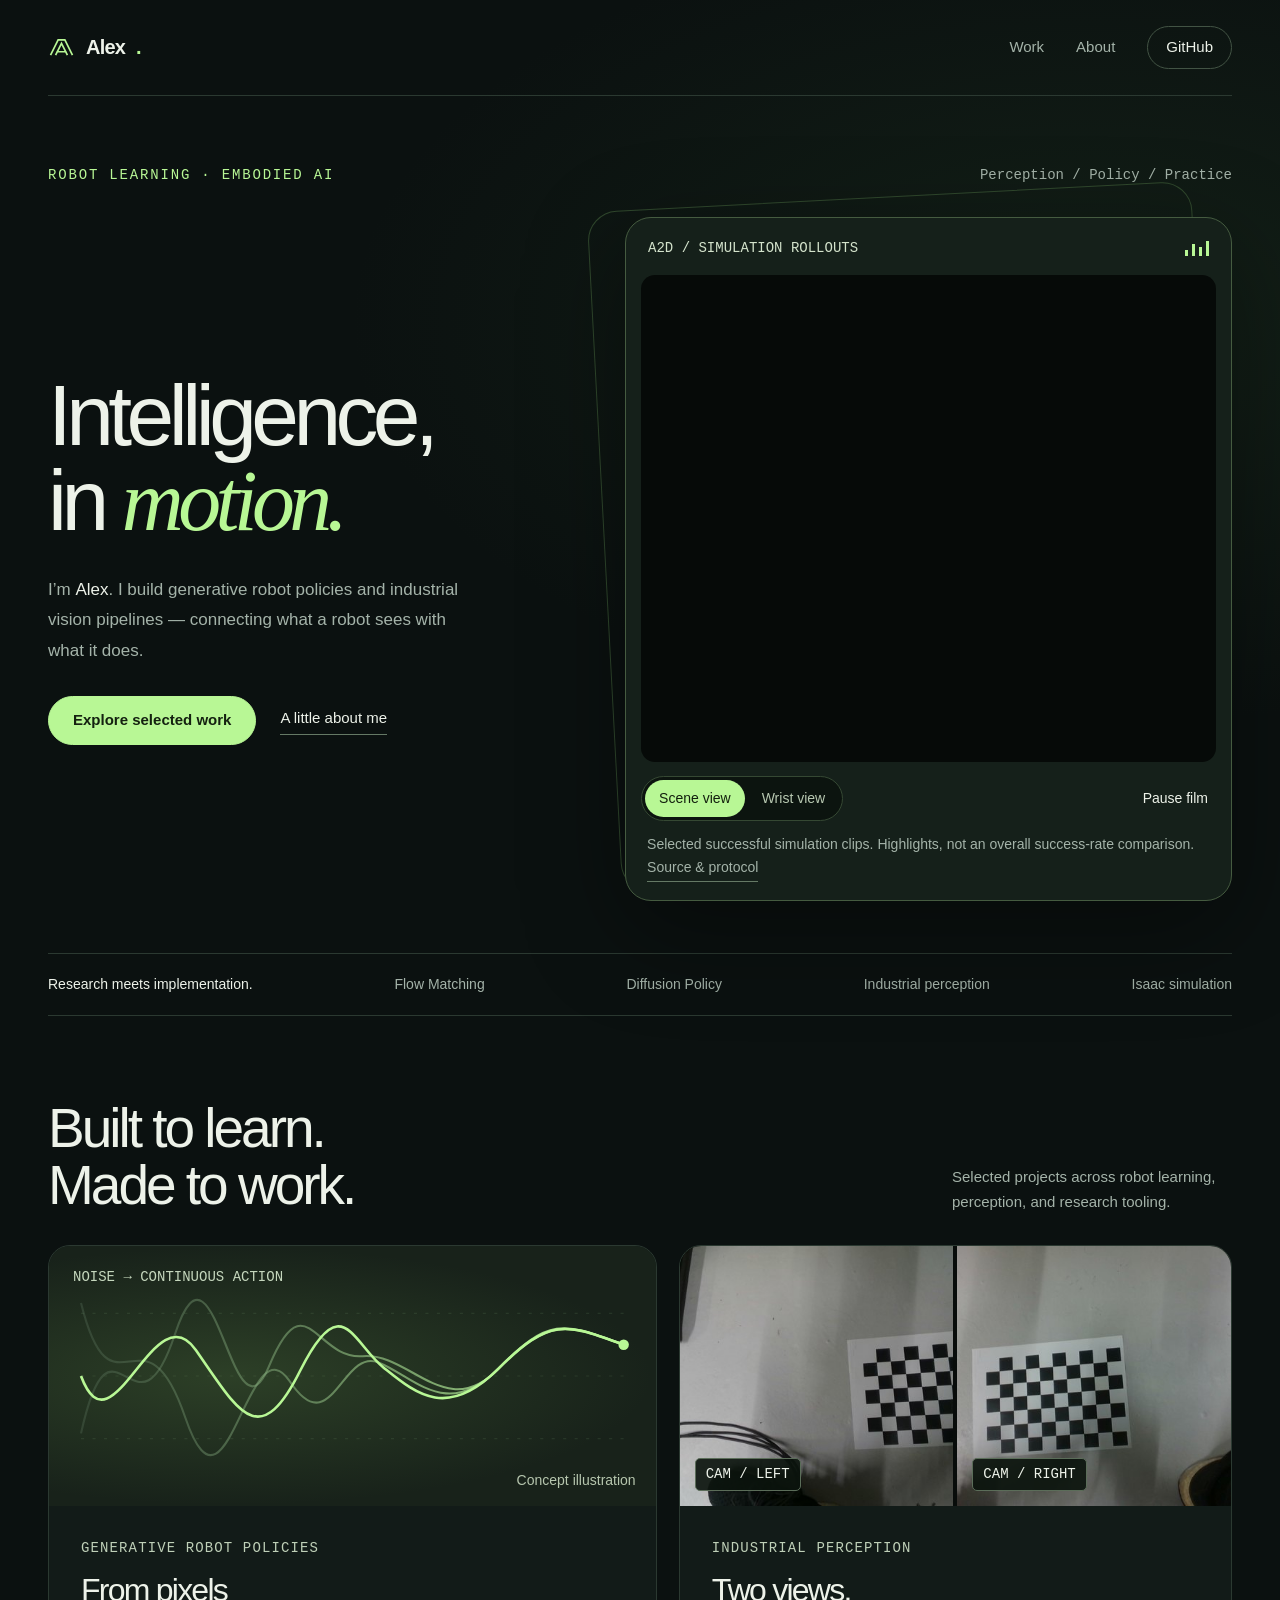
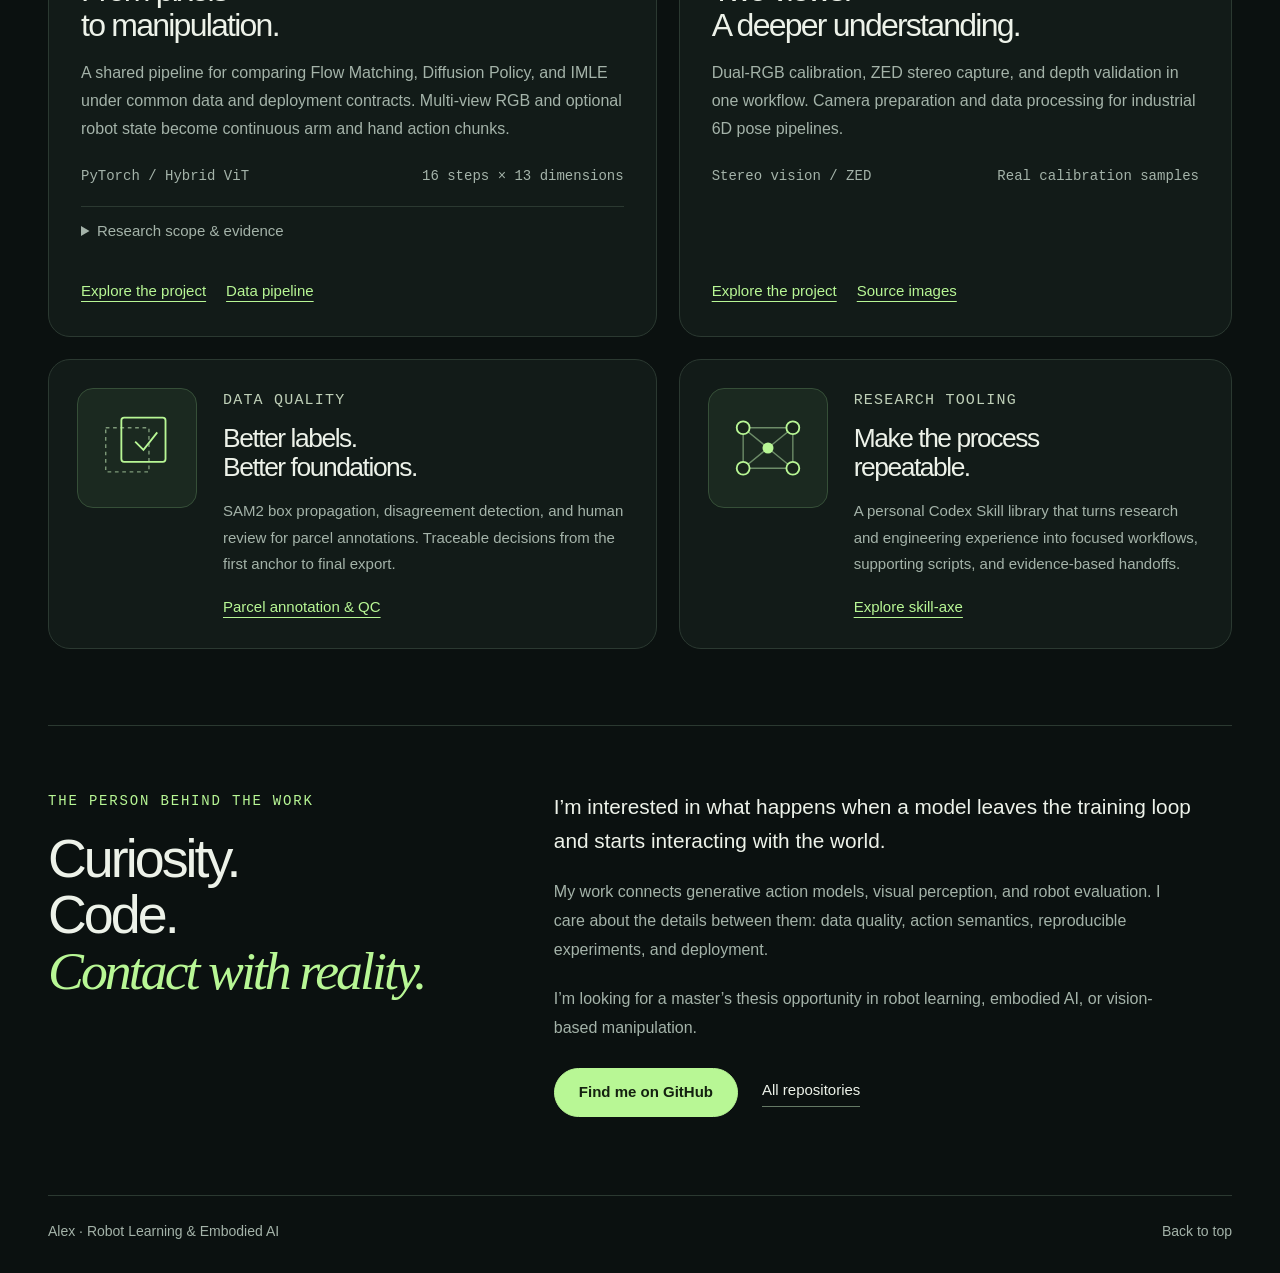
<file: index.html>
<!doctype html>
<html lang="en">
<head>
<meta charset="utf-8">
<meta name="viewport" content="width=device-width,initial-scale=1">
<meta name="description" content="Alex's work in robot learning, generative action policies and industrial perception. Explore real simulation rollouts, stereo vision and research tools.">
<meta name="theme-color" content="#0b1110">
<meta property="og:title" content="Alex — Intelligence, in motion.">
<meta property="og:description" content="Robot learning, industrial perception, and the engineering between them.">
<meta property="og:type" content="website">
<meta property="og:url" content="https://alex7537.github.io/">
<title>Alex — Robot Learning &amp; Embodied AI</title>
<link rel="icon" href="data:image/svg+xml,%3Csvg xmlns='http://www.w3.org/2000/svg' viewBox='0 0 64 64'%3E%3Crect width='64' height='64' rx='16' fill='%230b1110'/%3E%3Cpath d='M16 48 29 16h6l13 32h-8l-3-9H27l-3 9Zm13-16h6l-3-9Z' fill='%23b8f795'/%3E%3C/svg%3E">
<style>
:root{color-scheme:dark;--bg:#0b1110;--panel:#121b18;--ink:#edf2e9;--muted:#a4b3a9;--mint:#b8f795;--line:#2b3931;--mono:Consolas,"Cascadia Code",monospace;font-family:Inter,"Segoe UI",Arial,sans-serif;font-size:16px}
*{box-sizing:border-box}html{scroll-behavior:smooth;scroll-padding-top:30px}body{margin:0;color:var(--ink);background:var(--bg);line-height:1.65}body:before{content:"";position:absolute;inset:0 0 auto;height:920px;z-index:-1;background:radial-gradient(ellipse at 85% 35%,#29492b45,transparent 48%)}a{color:inherit;text-decoration:none}button,input{font:inherit}button,a,input{-webkit-tap-highlight-color:transparent}a:focus-visible,button:focus-visible,input:focus-visible,summary:focus-visible{outline:2px solid var(--mint);outline-offset:5px}button{cursor:pointer}h1,h2,h3,p,figure{margin:0}h1,h2,h3{font-weight:500;line-height:1.04;letter-spacing:-.055em}p{color:var(--muted)}.wrap{width:min(1320px,calc(100% - 96px));margin-inline:auto}.mono,.eyebrow{font-family:var(--mono);font-size:.875rem}.eyebrow{text-transform:uppercase;letter-spacing:.13em;color:var(--mint)}.skip{position:absolute;top:-90px;left:20px;z-index:10;background:var(--mint);color:var(--bg);padding:12px 20px}.skip:focus{top:12px}
.mast{display:flex;align-items:center;justify-content:space-between;gap:24px;padding-block:26px;border-bottom:1px solid var(--line)}.brand{display:flex;align-items:center;gap:11px;font-size:1.25rem;font-weight:650;letter-spacing:-.04em}.brand svg{width:27px;height:27px;color:var(--mint)}nav{display:flex;gap:32px;align-items:center}nav a{font-size:.9375rem;color:var(--muted);transition:color .2s}nav a:hover{color:var(--mint)}.nav-github{border:1px solid #425344;border-radius:50px;padding:8px 18px;color:var(--ink)}
.hero{padding:68px 0 42px}.hero-top{display:flex;justify-content:space-between;align-items:center;gap:20px;margin-bottom:30px}.hero-top .mono{color:var(--muted)}.hero-grid{display:grid;grid-template-columns:1.05fr 1.2fr;gap:46px;align-items:center}.hero h1{font-size:clamp(4rem,6.7vw,6.65rem);letter-spacing:-.065em;line-height:.99}.hero h1 .serif{font-family:Georgia,"Times New Roman",serif;font-style:italic;font-weight:400;letter-spacing:-.065em;color:var(--mint)}.hero-copy .intro{font-size:1.0625rem;max-width:430px;line-height:1.8;margin-top:30px}.intro strong{color:var(--ink);font-weight:500}.hero-actions{display:flex;gap:24px;align-items:center;flex-wrap:wrap;margin-top:30px}.pill{display:inline-flex;justify-content:center;align-items:center;min-height:48px;background:var(--mint);border:1px solid var(--mint);border-radius:50px;padding:11px 24px;color:#142110;font-size:.9375rem;font-weight:600;transition:transform .2s,background .2s}.pill:hover{transform:translateY(-2px);background:#d0ffb7}.text-link{display:inline-flex;align-items:center;gap:9px;font-size:.9375rem;border-bottom:1px solid #657965;padding-bottom:3px}.text-link:hover{color:var(--mint);border-color:var(--mint)}
.stage{position:relative;background:#15201a;border:1px solid #455b40;border-radius:26px;padding:15px;box-shadow:0 30px 100px #0006}.stage:before{content:"";position:absolute;inset:-22px 22px 22px -22px;border:1px solid #30482d;border-radius:30px;z-index:-1;transform:rotate(-3deg)}.stage-head{display:flex;align-items:center;justify-content:space-between;gap:12px;padding:4px 7px 15px}.stage-head .mono{font-size:.875rem;color:#d4e3cc}.stage-symbol{display:flex;gap:4px;align-items:end;height:15px}.stage-symbol i{display:block;width:3px;background:var(--mint);height:var(--h)}.video-frame{position:relative;background:#060a08;border-radius:14px;overflow:hidden;aspect-ratio:1.18}.video-frame video{display:block;width:100%;height:100%;object-fit:contain}.video-fallback{display:none;position:absolute;inset:0;place-items:center;padding:32px;text-align:center;background:#152019}.video-fallback a{color:var(--mint);text-decoration:underline}.video-frame.failed .video-fallback{display:grid}.stage-controls{display:flex;align-items:center;justify-content:space-between;gap:12px;padding-top:14px}.segmented{display:flex;padding:3px;background:#0c140f;border:1px solid #354833;border-radius:50px;gap:3px}.segmented button{border:0;border-radius:50px;color:#b8c8b1;background:transparent;padding:7px 14px;font-size:.875rem;min-height:36px}.segmented button[aria-pressed=true]{background:var(--mint);color:#13200e}.motion{border:0;background:transparent;color:var(--ink);padding:8px;font-size:.875rem;min-height:40px}.motion:hover{color:var(--mint)}.stage figcaption{padding:12px 6px 3px;font-size:.875rem;line-height:1.6;color:var(--muted)}.hero-bottom{margin-top:52px;border-block:1px solid var(--line);padding:19px 0;display:flex;justify-content:space-between;gap:24px;flex-wrap:wrap;color:var(--muted);font-size:.875rem}.hero-bottom span:first-child{color:var(--ink)}
.work{padding:42px 0 76px}.section-head{display:flex;align-items:end;justify-content:space-between;gap:28px;margin-bottom:30px}.section-head h2{font-size:clamp(2.5rem,4.3vw,4.25rem);letter-spacing:-.055em}.section-head p{font-size:.9375rem;max-width:280px}.project-grid{display:grid;grid-template-columns:1.1fr 1fr;gap:22px}.project{border:1px solid var(--line);border-radius:22px;overflow:hidden;background:var(--panel);display:flex;flex-direction:column;transition:transform .25s,border-color .25s}.project:hover{transform:translateY(-4px);border-color:#6d8367}.project-visual{height:260px;position:relative;overflow:hidden;background:#18221c}.project-body{padding:30px 32px 32px;display:flex;flex-direction:column;flex:1}.project .eyebrow{color:#bfd0b8;font-size:.875rem;letter-spacing:.08em}.project h3{font-size:clamp(1.8rem,2.5vw,2.6rem);margin:13px 0 17px;line-height:1.08}.project-body>p{font-size:1rem;line-height:1.75;max-width:550px}.project .links{display:flex;gap:20px;flex-wrap:wrap;padding-top:24px;margin-top:auto}.project .links a{font-size:.9375rem;color:var(--mint);text-decoration:underline;text-underline-offset:5px}.project .links a:hover{color:white}.project-meta{display:flex;justify-content:space-between;align-items:center;gap:15px;margin-top:22px;font-family:var(--mono);font-size:.875rem;color:var(--muted)}
.policy-visual{background:radial-gradient(ellipse at 30% 50%,#47653770,transparent 70%),#18221a;display:flex;align-items:center;justify-content:center;padding:32px}.policy-visual svg{width:100%;height:100%;overflow:visible}.visual-label{position:absolute;top:20px;left:24px;font-family:var(--mono);font-size:.875rem;color:#c5d7bd}.visual-note{position:absolute;right:20px;bottom:14px;font-size:.875rem;color:#b6c6ae}.trace{stroke-dasharray:900;stroke-dashoffset:900;animation:trace-in 2.6s ease forwards}.trace.delay{animation-delay:.25s}.trace.delay2{animation-delay:.5s}@keyframes trace-in{to{stroke-dashoffset:0}}
.stereo-visual{display:grid;grid-template-columns:1fr 1fr;gap:4px;background:#080c0a}.stereo-visual figure{position:relative;min-width:0;height:100%;overflow:hidden}.stereo-visual img{width:100%;height:100%;object-fit:cover;display:block;transition:transform .5s}.project:hover .stereo-visual img{transform:scale(1.04)}.stereo-visual figcaption{position:absolute;bottom:15px;left:15px;font-family:var(--mono);font-size:.875rem;background:#0a130de6;padding:4px 10px;border:1px solid #5b6d59;border-radius:5px}.small-project{display:grid;grid-template-columns:120px 1fr;align-items:start;padding:28px;gap:26px}.small-project .project-body{padding:0}.small-project h3{font-size:1.65rem;margin-top:10px}.small-project .project-body>p{font-size:.9375rem}.tool-art{width:120px;height:120px;display:grid;place-items:center;border-radius:16px;background:#1b2920;border:1px solid #364f38}.tool-art svg{width:92px;height:92px}.small-project .links{padding-top:18px}.project details{margin-top:18px;border-top:1px solid var(--line);padding-top:12px;font-size:.9375rem;color:var(--muted)}summary{cursor:pointer;min-height:36px;display:list-item}details p{padding-top:10px;font-size:.9375rem}
.statement{border-top:1px solid var(--line);display:grid;grid-template-columns:.65fr 1fr;gap:65px;padding:64px 0 78px}.statement h2{font-size:clamp(2.6rem,4.2vw,4rem);margin-top:18px}.statement h2 em{font-family:Georgia,serif;font-weight:400;color:var(--mint)}.statement .lead{font-size:1.3rem;color:var(--ink);line-height:1.65;max-width:670px}.statement .secondary{font-size:1rem;line-height:1.8;margin-top:20px;max-width:620px}.statement .hero-actions{margin-top:26px}.footer{border-top:1px solid var(--line);display:flex;justify-content:space-between;gap:24px;padding:24px 0 30px;color:var(--muted);font-size:.875rem}.footer a:hover{color:var(--mint)}
@media(min-width:1500px){.hero{padding-top:80px}.hero-grid{gap:75px}}
@media(max-width:1100px){.wrap{width:calc(100% - 56px)}.hero-grid{gap:32px;grid-template-columns:1fr 1fr}.hero h1{font-size:5.8vw}.stage:before{inset:-12px 12px 12px -12px}.project-body{padding:26px}.small-project{grid-template-columns:90px 1fr;padding:24px;gap:20px}.tool-art{width:90px;height:100px}.tool-art svg{width:75px;height:75px}.stage figcaption{font-size:.875rem}.stage-controls{flex-wrap:wrap}}
@media(max-width:760px){.wrap{width:calc(100% - 36px)}.mast{padding-block:18px}nav{gap:18px}nav a{font-size:.875rem}.nav-github{padding:7px 13px}.hero{padding-top:35px}.hero-top{margin-bottom:26px}.hero-top .mono{display:none}.hero-grid{grid-template-columns:1fr;gap:42px}.hero h1{font-size:clamp(3.7rem,11.5vw,6rem)}.hero-copy .intro{max-width:510px}.hero-top .eyebrow{font-size:.8125rem}.stage{max-width:600px;width:100%;margin-inline:auto;padding:12px;border-radius:20px}.stage:before{inset:-10px 10px 10px -6px;border-radius:23px;transform:rotate(-2deg)}.video-frame{aspect-ratio:1.25}.stage-head{padding-bottom:12px}.stage-head .mono{font-size:.8125rem}.stage-controls{flex-wrap:nowrap}.segmented button{padding:7px 12px}.hero-bottom{margin-top:35px;gap:12px 24px;justify-content:start}.hero-bottom span:first-child{width:100%}.work{padding:22px 0 48px}.section-head{display:block;margin-bottom:24px}.section-head h2{font-size:2.75rem}.section-head p{max-width:100%;margin-top:15px}.project-grid{grid-template-columns:1fr;gap:18px}.project-visual{height:240px}.project h3{font-size:2rem}.project-body{padding:25px}.small-project{padding:25px;grid-template-columns:75px 1fr;gap:20px}.small-project h3{font-size:1.65rem}.tool-art{width:75px;height:90px}.tool-art svg{width:65px;height:65px}.statement{grid-template-columns:1fr;gap:28px;padding:40px 0 48px}.statement h2{font-size:2.9rem}.statement .lead{font-size:1.15rem}.footer{flex-wrap:wrap;gap:12px}}
@media(max-width:360px){.hero h1{font-size:3.5rem}.stage-controls{flex-wrap:wrap}.small-project{grid-template-columns:1fr}.tool-art{height:70px;width:70px}.project-meta{flex-wrap:wrap}.segmented button{padding-inline:10px}.project-body{padding:22px}}
@media(prefers-reduced-motion:reduce){html{scroll-behavior:auto}*,*:before,*:after{animation:none!important;transition:none!important}.trace{stroke-dashoffset:0}}
</style>
</head>
<body>
<a href="#main" class="skip">Skip to content</a>
<header class="wrap mast"><a href="#top" class="brand" aria-label="Alex, home"><svg viewBox="0 0 32 32" fill="none" aria-hidden="true"><path d="m3 25 9-18h8l9 18M9 25l7-14 7 14M10 21h12" stroke="currentColor" stroke-width="2"/></svg>Alex<span style="color:var(--mint)">.</span></a><nav aria-label="Main navigation"><a href="#work">Work</a><a href="#about">About</a><a class="nav-github" href="https://github.com/alex7537">GitHub</a></nav></header>
<main id="main">
<section class="wrap hero" id="top" aria-labelledby="hero-title">
  <div class="hero-top"><p class="eyebrow">Robot learning · Embodied AI</p><span class="mono">Perception / Policy / Practice</span></div>
  <div class="hero-grid">
    <div class="hero-copy"><h1 id="hero-title">Intelligence,<br>in <span class="serif">motion.</span></h1><p class="intro">I’m <strong>Alex</strong>. I build generative robot policies and industrial vision pipelines — connecting what a robot sees with what it does.</p><div class="hero-actions"><a class="pill" href="#work">Explore selected work</a><a class="text-link" href="#about">A little about me</a></div></div>
    <figure class="stage">
      <div class="stage-head"><span class="mono">A2D / SIMULATION ROLLOUTS</span><span class="stage-symbol" aria-hidden="true"><i style="--h:6px"></i><i style="--h:12px"></i><i style="--h:9px"></i><i style="--h:15px"></i></span></div>
      <div class="video-frame"><video id="rollout" muted playsinline loop preload="metadata" aria-label="Selected A2D simulated robot grasping rollouts"><source src="https://raw.githubusercontent.com/alex7537/flow-matching-test-a2d-v2/055d87f1a56dee3960d7b6aef3afaec3a256c6f9/docs/assets/grasp_success_montage.mp4" type="video/mp4"></video><div class="video-fallback"><p>See the simulation footage in the <a href="https://github.com/alex7537/flow-matching-test-a2d-v2/tree/docs/grasp-success-gallery">rollout gallery</a>.</p></div></div>
      <div class="stage-controls"><div class="segmented" role="group" aria-label="Camera view"><button type="button" data-view="scene" aria-pressed="true">Scene view</button><button type="button" data-view="wrist" aria-pressed="false">Wrist view</button></div><button type="button" id="motion" class="motion" aria-label="Play rollout video">Play film</button></div>
      <figcaption id="film-caption">Selected successful simulation clips. Highlights, not an overall success-rate comparison. <a class="text-link" style="font-size:inherit" href="https://github.com/alex7537/flow-matching-test-a2d-v2/tree/docs/grasp-success-gallery">Source &amp; protocol</a></figcaption>
    </figure>
  </div>
  <div class="hero-bottom"><span>Research meets implementation.</span><span>Flow Matching</span><span>Diffusion Policy</span><span>Industrial perception</span><span>Isaac simulation</span></div>
</section>
<section class="wrap work" id="work" aria-labelledby="work-title">
  <div class="section-head"><h2 id="work-title">Built to learn.<br>Made to work.</h2><p>Selected projects across robot learning, perception, and research tooling.</p></div>
  <div class="project-grid">
    <article class="project">
      <div class="project-visual policy-visual" role="img" aria-label="Conceptual illustration of noise trajectories becoming a continuous action sequence"><span class="visual-label">NOISE → CONTINUOUS ACTION</span><svg viewBox="0 0 520 170" fill="none" aria-hidden="true"><defs><linearGradient id="traceColor"><stop stop-color="#6c8870" stop-opacity=".25"/><stop offset="1" stop-color="#b8f795"/></linearGradient></defs><path d="M0 145H520M0 85H520M0 25H520" stroke="#72966a" stroke-opacity=".16" stroke-dasharray="3 8"/><path class="trace" d="M0 140C30 5 52 160 90 45S145 160 180 76 225 70 270 66 350 130 400 78 465 35 520 55" stroke="url(#traceColor)" stroke-width="2"/><path class="trace delay" d="M0 15C30 135 60 8 100 125S160 30 200 90 250 58 285 72 350 128 400 78 465 35 520 55" stroke="url(#traceColor)" stroke-width="2"/><path class="trace delay2" d="M0 85C30 165 70 3 110 60S170 160 210 80 260 53 290 77 350 128 400 78 465 35 520 55" stroke="#b8f795" stroke-width="2.5"/><circle cx="520" cy="55" r="5" fill="#b8f795"/></svg><span class="visual-note">Concept illustration</span></div>
      <div class="project-body"><p class="eyebrow">Generative robot policies</p><h3>From pixels<br>to manipulation.</h3><p>A shared pipeline for comparing Flow Matching, Diffusion Policy, and IMLE under common data and deployment contracts. Multi-view RGB and optional robot state become continuous arm and hand action chunks.</p><div class="project-meta"><span>PyTorch / Hybrid ViT</span><span>16 steps × 13 dimensions</span></div><details><summary>Research scope &amp; evidence</summary><p>Historical offline baselines are complete. Video-assisted learning and Joint WAM are experimental routes. The film above shows selected simulation successes; cross-method performance requires matched rollout protocols.</p></details><div class="links"><a href="https://github.com/alex7537/flow-matching-test-a2d-v2">Explore the project</a><a href="https://github.com/alex7537/flow-matching-test-a2d-v2/blob/main/docs/DATA_PIPELINE.md">Data pipeline</a></div></div>
    </article>
    <article class="project">
      <div class="project-visual stereo-visual" role="group" aria-label="Real stereo camera calibration samples"><figure><img src="[data-uri]" alt="Left camera checkerboard calibration sample" width="640" height="360" loading="lazy" decoding="async"><figcaption>CAM / LEFT</figcaption></figure><figure><img src="[data-uri]" alt="Right camera checkerboard calibration sample" width="640" height="360" loading="lazy" decoding="async"><figcaption>CAM / RIGHT</figcaption></figure></div>
      <div class="project-body"><p class="eyebrow">Industrial perception</p><h3>Two views.<br>A deeper understanding.</h3><p>Dual-RGB calibration, ZED stereo capture, and depth validation in one workflow. Camera preparation and data processing for industrial 6D pose pipelines.</p><div class="project-meta"><span>Stereo vision / ZED</span><span>Real calibration samples</span></div><div class="links"><a href="https://github.com/alex7537/rgb-zed-mainline">Explore the project</a><a href="https://github.com/alex7537/rgb-zed-mainline/tree/main/pipelines/dual_rgb/RGB-pipeline/stereo_calib_images_rgb">Source images</a></div></div>
    </article>
    <article class="project small-project"><div class="tool-art" aria-hidden="true"><svg viewBox="0 0 100 100" fill="none"><path d="M16 28h47v48H16z" stroke="#7e9a79" stroke-width="1.5" stroke-dasharray="4 4"/><rect x="33" y="17" width="48" height="48" rx="3" stroke="#b8f795" stroke-width="2"/><path d="m48 43 9 9 15-19" stroke="#b8f795" stroke-width="2"/></svg></div><div class="project-body"><p class="eyebrow">Data quality</p><h3>Better labels.<br>Better foundations.</h3><p>SAM2 box propagation, disagreement detection, and human review for parcel annotations. Traceable decisions from the first anchor to final export.</p><div class="links"><a href="https://github.com/alex7537/bunding-box-differ-test">Parcel annotation &amp; QC</a></div></div></article>
    <article class="project small-project"><div class="tool-art" aria-hidden="true"><svg viewBox="0 0 100 100" fill="none"><path d="M23 28h54M23 72h54M23 28v44M77 28v44M23 28l54 44M77 28 23 72" stroke="#6d8c68" stroke-width="1.5"/><circle cx="23" cy="28" r="7" fill="#18251b" stroke="#b8f795" stroke-width="2"/><circle cx="77" cy="28" r="7" fill="#18251b" stroke="#b8f795" stroke-width="2"/><circle cx="23" cy="72" r="7" fill="#18251b" stroke="#b8f795" stroke-width="2"/><circle cx="77" cy="72" r="7" fill="#18251b" stroke="#b8f795" stroke-width="2"/><circle cx="50" cy="50" r="6" fill="#b8f795"/></svg></div><div class="project-body"><p class="eyebrow">Research tooling</p><h3>Make the process<br>repeatable.</h3><p>A personal Codex Skill library that turns research and engineering experience into focused workflows, supporting scripts, and evidence-based handoffs.</p><div class="links"><a href="https://github.com/alex7537/skill-axe">Explore skill-axe</a></div></div></article>
  </div>
</section>
<section class="wrap statement" id="about" aria-labelledby="about-title"><div><p class="eyebrow">The person behind the work</p><h2 id="about-title">Curiosity.<br>Code.<br><em>Contact with reality.</em></h2></div><div><p class="lead">I’m interested in what happens when a model leaves the training loop and starts interacting with the world.</p><p class="secondary">My work connects generative action models, visual perception, and robot evaluation. I care about the details between them: data quality, action semantics, reproducible experiments, and deployment.</p><p class="secondary">I’m looking for a master’s thesis opportunity in robot learning, embodied AI, or vision-based manipulation.</p><div class="hero-actions"><a class="pill" href="https://github.com/alex7537">Find me on GitHub</a><a class="text-link" href="https://github.com/alex7537?tab=repositories">All repositories</a></div></div></section>
</main>
<footer class="wrap footer"><span>Alex · Robot Learning &amp; Embodied AI</span><a href="#top">Back to top</a></footer>
<script>
(() => {
  const video = document.getElementById('rollout');
  const motion = document.getElementById('motion');
  const frame = video.parentElement;
  const views = [...document.querySelectorAll('[data-view]')];
  const base = 'https://raw.githubusercontent.com/alex7537/flow-matching-test-a2d-v2/055d87f1a56dee3960d7b6aef3afaec3a256c6f9/docs/assets/';
  const films = {scene:'grasp_success_montage.mp4',wrist:'wrist_success_grid_20.mp4'};
  const reduced = matchMedia('(prefers-reduced-motion: reduce)');
  let requestedPlay = !reduced.matches;
  const update = () => { motion.textContent = video.paused ? 'Play film' : 'Pause film'; motion.setAttribute('aria-label', video.paused ? 'Play rollout video' : 'Pause rollout video'); };
  const play = () => { video.play().catch(() => update()); };
  video.addEventListener('play',update);
  video.addEventListener('pause',update);
  video.addEventListener('error',() => {frame.classList.add('failed');motion.disabled=true;});
  video.addEventListener('loadeddata',() => {frame.classList.remove('failed');motion.disabled=false;});
  motion.addEventListener('click',() => { requestedPlay=video.paused; if(requestedPlay) play(); else video.pause(); });
  views.forEach(button => button.addEventListener('click',() => {
    if(button.getAttribute('aria-pressed')==='true') return;
    views.forEach(other => other.setAttribute('aria-pressed',String(other===button)));
    video.src=base+films[button.dataset.view];
    video.setAttribute('aria-label',button.dataset.view==='wrist' ? 'Selected A2D simulated grasps from the wrist camera' : 'Selected A2D simulated robot grasping rollouts');
    frame.classList.remove('failed');video.load();if(requestedPlay) play();
  }));
  if('IntersectionObserver' in window){ new IntersectionObserver(entries => { if(entries[0].isIntersecting && requestedPlay && !document.hidden) play(); else video.pause(); },{threshold:.15}).observe(video); }
  else if(requestedPlay) play();
  document.addEventListener('visibilitychange',() => {if(document.hidden) video.pause();else if(requestedPlay && video.getBoundingClientRect().bottom>0 && video.getBoundingClientRect().top<innerHeight) play();});
  reduced.addEventListener('change',event => {if(event.matches){requestedPlay=false;video.pause();}});
})();
</script>
</body>
</html>
</file>
